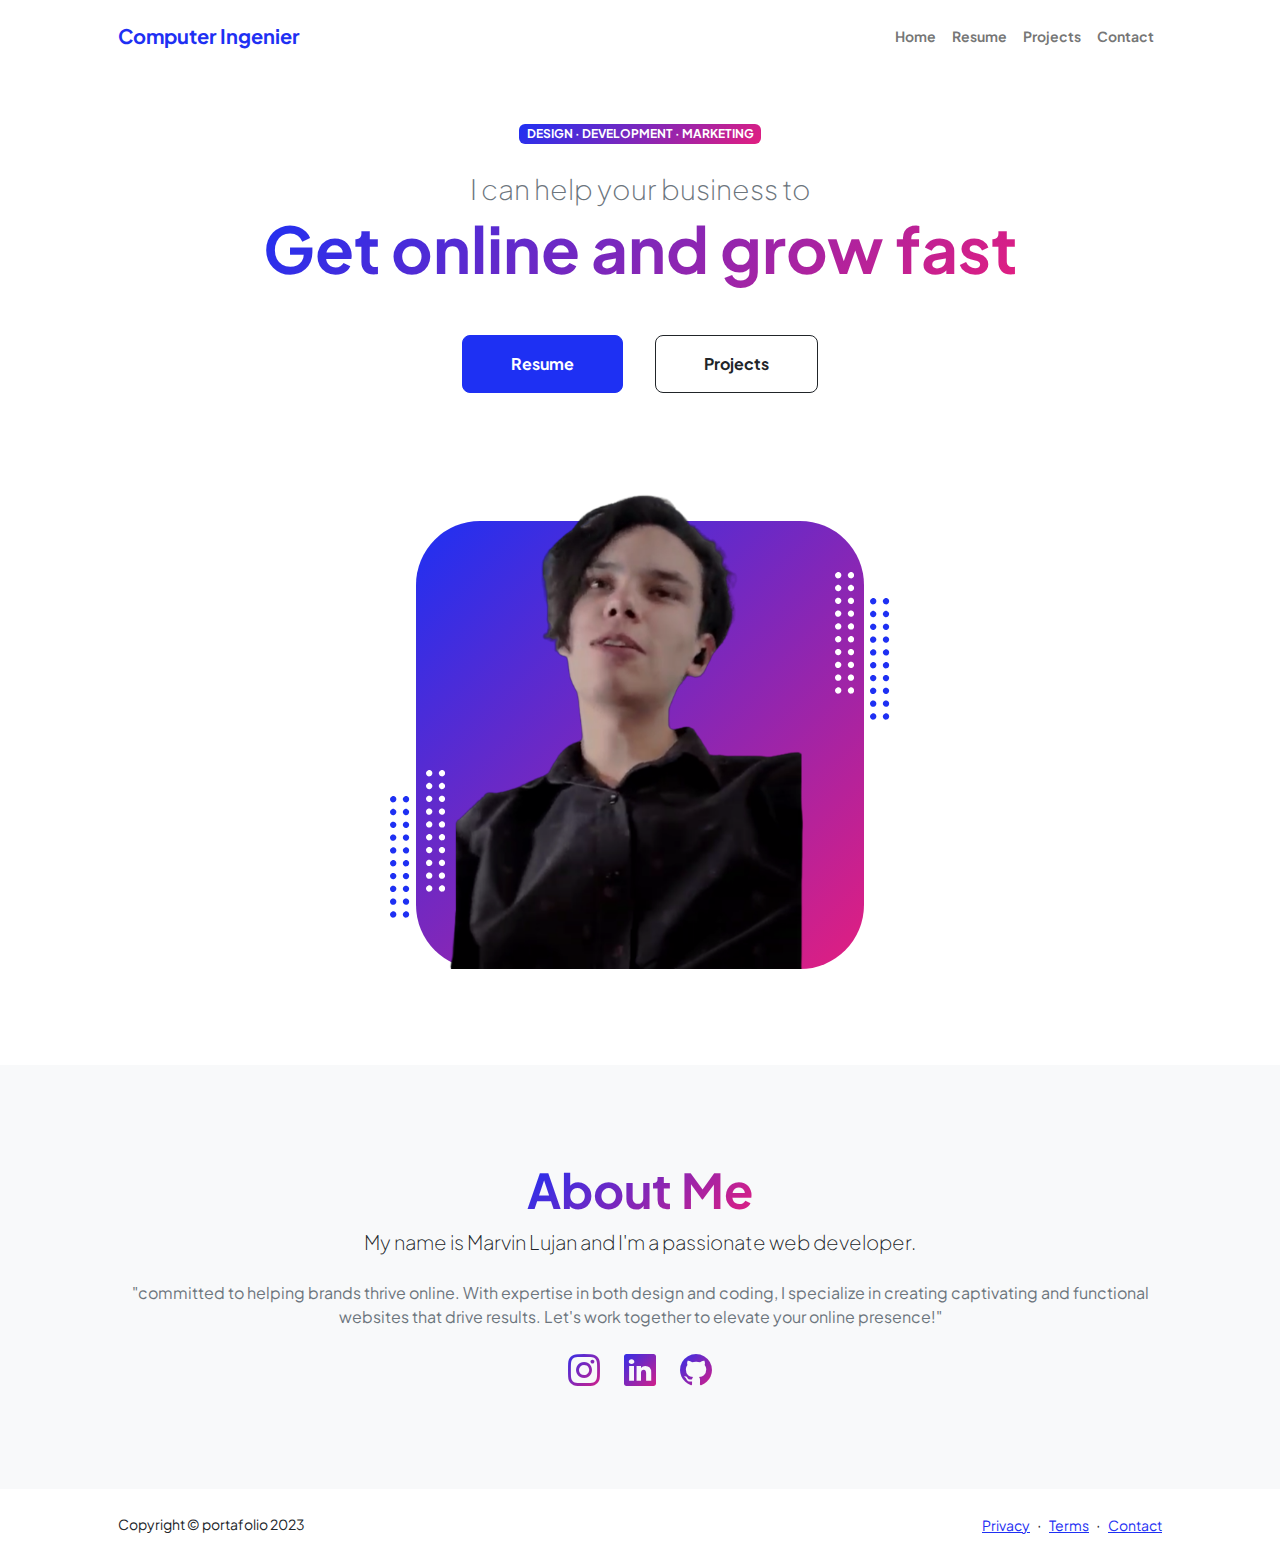
<file: index.html>
<!DOCTYPE html>
<html lang="en">
    <head>
        <meta charset="utf-8" />
        <meta name="viewport" content="width=device-width, initial-scale=1, shrink-to-fit=no" />
        <meta name="description" content="" />
        <meta name="author" content="" />
        <title>Marvin</title>
        <!-- Favicon-->
        <link rel="icon" type="image/x-icon" href="assets/favicon.ico" />
        <!-- Custom Google font-->
        <link rel="preconnect" href="https://fonts.googleapis.com" />
        <link rel="preconnect" href="https://fonts.gstatic.com" crossorigin />
        <link href="https://fonts.googleapis.com/css2?family=Plus+Jakarta+Sans:wght@100;200;300;400;500;600;700;800;900&amp;display=swap" rel="stylesheet" />
        <!-- Bootstrap icons-->
        <link href="https://cdn.jsdelivr.net/npm/bootstrap-icons@1.8.1/font/bootstrap-icons.css" rel="stylesheet" />
        <!-- Core theme CSS (includes Bootstrap)-->
        <link href="css/styles.css" rel="stylesheet" />
    </head>
    <body class="d-flex flex-column h-100">
        <main class="flex-shrink-0">
            <!-- Navigation-->
            <nav class="navbar navbar-expand-lg navbar-light bg-white py-3">
                <div class="container px-5">
                    <a class="navbar-brand" href="index.html"><span class="fw-bolder text-primary">Computer Ingenier</span></a>
                    <button class="navbar-toggler" type="button" data-bs-toggle="collapse" data-bs-target="#navbarSupportedContent" aria-controls="navbarSupportedContent" aria-expanded="false" aria-label="Toggle navigation"><span class="navbar-toggler-icon"></span></button>
                    <div class="collapse navbar-collapse" id="navbarSupportedContent">
                        <ul class="navbar-nav ms-auto mb-2 mb-lg-0 small fw-bolder">
                            <li class="nav-item"><a class="nav-link" href="index.html">Home</a></li>
                            <li class="nav-item"><a class="nav-link" href="resume.html">Resume</a></li>
                            <li class="nav-item"><a class="nav-link" href="projects.html">Projects</a></li>
                            <li class="nav-item"><a class="nav-link" href="contact.html">Contact</a></li>
                        </ul>
                    </div>
                </div>
            </nav>
            <!-- Header-->
            <header class="py-5">
                <div class="container px-5 pb-5">
                    <div class="row gx-5 align-items-center">
                        <div class="col-xxl-5">
                            <!-- Header text content-->
                            <div class="text-center text-xxl-start">
                                <div class="badge bg-gradient-primary-to-secondary text-white mb-4"><div class="text-uppercase">Design &middot; Development &middot; Marketing</div></div>
                                <div class="fs-3 fw-light text-muted">I can help your business to</div>
                                <h1 class="display-3 fw-bolder mb-5"><span class="text-gradient d-inline">Get online and grow fast</span></h1>
                                <div class="d-grid gap-3 d-sm-flex justify-content-sm-center justify-content-xxl-start mb-3">
                                    <a class="btn btn-primary btn-lg px-5 py-3 me-sm-3 fs-6 fw-bolder" href="resume.html">Resume</a>
                                    <a class="btn btn-outline-dark btn-lg px-5 py-3 fs-6 fw-bolder" href="projects.html">Projects</a>
                                </div>
                            </div>
                        </div>
                        <div class="col-xxl-7">
                            <!-- Header profile picture-->
                            <div class="d-flex justify-content-center mt-5 mt-xxl-0">
                                <div class="profile bg-gradient-primary-to-secondary">
                                    <!-- TIP: For best results, use a photo with a transparent background like the demo example below-->
                                    <!-- Watch a tutorial on how to do this on YouTube (link)-->
                                    <img class="profile-img" src="assets/profile.png" alt="..." />
                                    <div class="dots-1">
                                        <!-- SVG Dots-->
                                        <svg version="1.1" xmlns="http://www.w3.org/2000/svg" xmlns:xlink="http://www.w3.org/1999/xlink" x="0px" y="0px" viewBox="0 0 191.6 1215.4" style="enable-background: new 0 0 191.6 1215.4" xml:space="preserve">
                                            <g transform="translate(0.000000,1280.000000) scale(0.100000,-0.100000)">
                                                <path d="M227.7,12788.6c-105-35-200-141-222-248c-43-206,163-412,369-369c155,32,275,190,260,339c-11,105-90,213-190,262        C383.7,12801.6,289.7,12808.6,227.7,12788.6z"></path>
                                                <path d="M1507.7,12788.6c-151-50-253-216-222-362c25-119,136-230,254-255c194-41,395,142,375,339c-11,105-90,213-190,262        C1663.7,12801.6,1569.7,12808.6,1507.7,12788.6z"></path>
                                                <path d="M227.7,11508.6c-105-35-200-141-222-248c-43-206,163-412,369-369c155,32,275,190,260,339c-11,105-90,213-190,262        C383.7,11521.6,289.7,11528.6,227.7,11508.6z"></path>
                                                <path d="M1507.7,11508.6c-151-50-253-216-222-362c25-119,136-230,254-255c194-41,395,142,375,339c-11,105-90,213-190,262        C1663.7,11521.6,1569.7,11528.6,1507.7,11508.6z"></path>
                                                <path d="M227.7,10228.6c-105-35-200-141-222-248c-43-206,163-412,369-369c155,32,275,190,260,339c-11,105-90,213-190,262        C383.7,10241.6,289.7,10248.6,227.7,10228.6z"></path>
                                                <path d="M1507.7,10228.6c-105-35-200-141-222-248c-43-206,163-412,369-369c155,32,275,190,260,339c-11,105-90,213-190,262        C1663.7,10241.6,1569.7,10248.6,1507.7,10228.6z"></path>
                                                <path d="M227.7,8948.6c-105-35-200-141-222-248c-43-206,163-412,369-369c155,32,275,190,260,339c-11,105-90,213-190,262        C383.7,8961.6,289.7,8968.6,227.7,8948.6z"></path>
                                                <path d="M1507.7,8948.6c-105-35-200-141-222-248c-43-206,163-412,369-369c155,32,275,190,260,339c-11,105-90,213-190,262        C1663.7,8961.6,1569.7,8968.6,1507.7,8948.6z"></path>
                                                <path d="M227.7,7668.6c-105-35-200-141-222-248c-43-206,163-412,369-369c155,32,275,190,260,339c-11,105-90,213-190,262        C383.7,7681.6,289.7,7688.6,227.7,7668.6z"></path>
                                                <path d="M1507.7,7668.6c-105-35-200-141-222-248c-43-206,163-412,369-369c155,32,275,190,260,339c-11,105-90,213-190,262        C1663.7,7681.6,1569.7,7688.6,1507.7,7668.6z"></path>
                                                <path d="M227.7,6388.6c-105-35-200-141-222-248c-43-206,163-412,369-369c155,32,275,190,260,339c-11,105-90,213-190,262        C383.7,6401.6,289.7,6408.6,227.7,6388.6z"></path>
                                                <path d="M1507.7,6388.6c-105-35-200-141-222-248c-43-206,163-412,369-369c155,32,275,190,260,339c-11,105-90,213-190,262        C1663.7,6401.6,1569.7,6408.6,1507.7,6388.6z"></path>
                                                <path d="M227.7,5108.6c-105-35-200-141-222-248c-43-206,163-412,369-369c155,32,275,190,260,339c-11,105-90,213-190,262        C383.7,5121.6,289.7,5128.6,227.7,5108.6z"></path>
                                                <path d="M1507.7,5108.6c-105-35-200-141-222-248c-43-206,163-412,369-369c155,32,275,190,260,339c-11,105-90,213-190,262        C1663.7,5121.6,1569.7,5128.6,1507.7,5108.6z"></path>
                                                <path d="M227.7,3828.6c-105-35-200-141-222-248c-43-206,163-412,369-369c155,32,275,190,260,339c-11,105-90,213-190,262        C383.7,3841.6,289.7,3848.6,227.7,3828.6z"></path>
                                                <path d="M1507.7,3828.6c-105-35-200-141-222-248c-43-206,163-412,369-369c155,32,275,190,260,339c-11,105-90,213-190,262        C1663.7,3841.6,1569.7,3848.6,1507.7,3828.6z"></path>
                                                <path d="M227.7,2548.6c-105-35-200-141-222-248c-43-206,163-412,369-369c155,32,275,190,260,339c-11,105-90,213-190,262        C383.7,2561.6,289.7,2568.6,227.7,2548.6z"></path>
                                                <path d="M1507.7,2548.6c-105-35-200-141-222-248c-43-206,163-412,369-369c155,32,275,190,260,339c-11,105-90,213-190,262        C1663.7,2561.6,1569.7,2568.6,1507.7,2548.6z"></path>
                                                <path d="M227.7,1268.6c-105-35-200-141-222-248c-43-206,163-412,369-369c155,32,275,190,260,339c-11,105-90,213-190,262        C383.7,1281.6,289.7,1288.6,227.7,1268.6z"></path>
                                                <path d="M1507.7,1268.6c-105-35-200-141-222-248c-43-206,163-412,369-369c155,32,275,190,260,339c-11,105-90,213-190,262        C1663.7,1281.6,1569.7,1288.6,1507.7,1268.6z"></path>
                                            </g>
                                        </svg>
                                        <!-- END of SVG dots-->
                                    </div>
                                    <div class="dots-2">
                                        <!-- SVG Dots-->
                                        <svg version="1.1" xmlns="http://www.w3.org/2000/svg" xmlns:xlink="http://www.w3.org/1999/xlink" x="0px" y="0px" viewBox="0 0 191.6 1215.4" style="enable-background: new 0 0 191.6 1215.4" xml:space="preserve">
                                            <g transform="translate(0.000000,1280.000000) scale(0.100000,-0.100000)">
                                                <path d="M227.7,12788.6c-105-35-200-141-222-248c-43-206,163-412,369-369c155,32,275,190,260,339c-11,105-90,213-190,262        C383.7,12801.6,289.7,12808.6,227.7,12788.6z"></path>
                                                <path d="M1507.7,12788.6c-151-50-253-216-222-362c25-119,136-230,254-255c194-41,395,142,375,339c-11,105-90,213-190,262        C1663.7,12801.6,1569.7,12808.6,1507.7,12788.6z"></path>
                                                <path d="M227.7,11508.6c-105-35-200-141-222-248c-43-206,163-412,369-369c155,32,275,190,260,339c-11,105-90,213-190,262        C383.7,11521.6,289.7,11528.6,227.7,11508.6z"></path>
                                                <path d="M1507.7,11508.6c-151-50-253-216-222-362c25-119,136-230,254-255c194-41,395,142,375,339c-11,105-90,213-190,262        C1663.7,11521.6,1569.7,11528.6,1507.7,11508.6z"></path>
                                                <path d="M227.7,10228.6c-105-35-200-141-222-248c-43-206,163-412,369-369c155,32,275,190,260,339c-11,105-90,213-190,262        C383.7,10241.6,289.7,10248.6,227.7,10228.6z"></path>
                                                <path d="M1507.7,10228.6c-105-35-200-141-222-248c-43-206,163-412,369-369c155,32,275,190,260,339c-11,105-90,213-190,262        C1663.7,10241.6,1569.7,10248.6,1507.7,10228.6z"></path>
                                                <path d="M227.7,8948.6c-105-35-200-141-222-248c-43-206,163-412,369-369c155,32,275,190,260,339c-11,105-90,213-190,262        C383.7,8961.6,289.7,8968.6,227.7,8948.6z"></path>
                                                <path d="M1507.7,8948.6c-105-35-200-141-222-248c-43-206,163-412,369-369c155,32,275,190,260,339c-11,105-90,213-190,262        C1663.7,8961.6,1569.7,8968.6,1507.7,8948.6z"></path>
                                                <path d="M227.7,7668.6c-105-35-200-141-222-248c-43-206,163-412,369-369c155,32,275,190,260,339c-11,105-90,213-190,262        C383.7,7681.6,289.7,7688.6,227.7,7668.6z"></path>
                                                <path d="M1507.7,7668.6c-105-35-200-141-222-248c-43-206,163-412,369-369c155,32,275,190,260,339c-11,105-90,213-190,262        C1663.7,7681.6,1569.7,7688.6,1507.7,7668.6z"></path>
                                                <path d="M227.7,6388.6c-105-35-200-141-222-248c-43-206,163-412,369-369c155,32,275,190,260,339c-11,105-90,213-190,262        C383.7,6401.6,289.7,6408.6,227.7,6388.6z"></path>
                                                <path d="M1507.7,6388.6c-105-35-200-141-222-248c-43-206,163-412,369-369c155,32,275,190,260,339c-11,105-90,213-190,262        C1663.7,6401.6,1569.7,6408.6,1507.7,6388.6z"></path>
                                                <path d="M227.7,5108.6c-105-35-200-141-222-248c-43-206,163-412,369-369c155,32,275,190,260,339c-11,105-90,213-190,262        C383.7,5121.6,289.7,5128.6,227.7,5108.6z"></path>
                                                <path d="M1507.7,5108.6c-105-35-200-141-222-248c-43-206,163-412,369-369c155,32,275,190,260,339c-11,105-90,213-190,262        C1663.7,5121.6,1569.7,5128.6,1507.7,5108.6z"></path>
                                                <path d="M227.7,3828.6c-105-35-200-141-222-248c-43-206,163-412,369-369c155,32,275,190,260,339c-11,105-90,213-190,262        C383.7,3841.6,289.7,3848.6,227.7,3828.6z"></path>
                                                <path d="M1507.7,3828.6c-105-35-200-141-222-248c-43-206,163-412,369-369c155,32,275,190,260,339c-11,105-90,213-190,262        C1663.7,3841.6,1569.7,3848.6,1507.7,3828.6z"></path>
                                                <path d="M227.7,2548.6c-105-35-200-141-222-248c-43-206,163-412,369-369c155,32,275,190,260,339c-11,105-90,213-190,262        C383.7,2561.6,289.7,2568.6,227.7,2548.6z"></path>
                                                <path d="M1507.7,2548.6c-105-35-200-141-222-248c-43-206,163-412,369-369c155,32,275,190,260,339c-11,105-90,213-190,262        C1663.7,2561.6,1569.7,2568.6,1507.7,2548.6z"></path>
                                                <path d="M227.7,1268.6c-105-35-200-141-222-248c-43-206,163-412,369-369c155,32,275,190,260,339c-11,105-90,213-190,262        C383.7,1281.6,289.7,1288.6,227.7,1268.6z"></path>
                                                <path d="M1507.7,1268.6c-105-35-200-141-222-248c-43-206,163-412,369-369c155,32,275,190,260,339c-11,105-90,213-190,262        C1663.7,1281.6,1569.7,1288.6,1507.7,1268.6z"></path>
                                            </g>
                                        </svg>
                                        <!-- END of SVG dots-->
                                    </div>
                                    <div class="dots-3">
                                        <!-- SVG Dots-->
                                        <svg version="1.1" xmlns="http://www.w3.org/2000/svg" xmlns:xlink="http://www.w3.org/1999/xlink" x="0px" y="0px" viewBox="0 0 191.6 1215.4" style="enable-background: new 0 0 191.6 1215.4" xml:space="preserve">
                                            <g transform="translate(0.000000,1280.000000) scale(0.100000,-0.100000)">
                                                <path d="M227.7,12788.6c-105-35-200-141-222-248c-43-206,163-412,369-369c155,32,275,190,260,339c-11,105-90,213-190,262        C383.7,12801.6,289.7,12808.6,227.7,12788.6z"></path>
                                                <path d="M1507.7,12788.6c-151-50-253-216-222-362c25-119,136-230,254-255c194-41,395,142,375,339c-11,105-90,213-190,262        C1663.7,12801.6,1569.7,12808.6,1507.7,12788.6z"></path>
                                                <path d="M227.7,11508.6c-105-35-200-141-222-248c-43-206,163-412,369-369c155,32,275,190,260,339c-11,105-90,213-190,262        C383.7,11521.6,289.7,11528.6,227.7,11508.6z"></path>
                                                <path d="M1507.7,11508.6c-151-50-253-216-222-362c25-119,136-230,254-255c194-41,395,142,375,339c-11,105-90,213-190,262        C1663.7,11521.6,1569.7,11528.6,1507.7,11508.6z"></path>
                                                <path d="M227.7,10228.6c-105-35-200-141-222-248c-43-206,163-412,369-369c155,32,275,190,260,339c-11,105-90,213-190,262        C383.7,10241.6,289.7,10248.6,227.7,10228.6z"></path>
                                                <path d="M1507.7,10228.6c-105-35-200-141-222-248c-43-206,163-412,369-369c155,32,275,190,260,339c-11,105-90,213-190,262        C1663.7,10241.6,1569.7,10248.6,1507.7,10228.6z"></path>
                                                <path d="M227.7,8948.6c-105-35-200-141-222-248c-43-206,163-412,369-369c155,32,275,190,260,339c-11,105-90,213-190,262        C383.7,8961.6,289.7,8968.6,227.7,8948.6z"></path>
                                                <path d="M1507.7,8948.6c-105-35-200-141-222-248c-43-206,163-412,369-369c155,32,275,190,260,339c-11,105-90,213-190,262        C1663.7,8961.6,1569.7,8968.6,1507.7,8948.6z"></path>
                                                <path d="M227.7,7668.6c-105-35-200-141-222-248c-43-206,163-412,369-369c155,32,275,190,260,339c-11,105-90,213-190,262        C383.7,7681.6,289.7,7688.6,227.7,7668.6z"></path>
                                                <path d="M1507.7,7668.6c-105-35-200-141-222-248c-43-206,163-412,369-369c155,32,275,190,260,339c-11,105-90,213-190,262        C1663.7,7681.6,1569.7,7688.6,1507.7,7668.6z"></path>
                                                <path d="M227.7,6388.6c-105-35-200-141-222-248c-43-206,163-412,369-369c155,32,275,190,260,339c-11,105-90,213-190,262        C383.7,6401.6,289.7,6408.6,227.7,6388.6z"></path>
                                                <path d="M1507.7,6388.6c-105-35-200-141-222-248c-43-206,163-412,369-369c155,32,275,190,260,339c-11,105-90,213-190,262        C1663.7,6401.6,1569.7,6408.6,1507.7,6388.6z"></path>
                                                <path d="M227.7,5108.6c-105-35-200-141-222-248c-43-206,163-412,369-369c155,32,275,190,260,339c-11,105-90,213-190,262        C383.7,5121.6,289.7,5128.6,227.7,5108.6z"></path>
                                                <path d="M1507.7,5108.6c-105-35-200-141-222-248c-43-206,163-412,369-369c155,32,275,190,260,339c-11,105-90,213-190,262        C1663.7,5121.6,1569.7,5128.6,1507.7,5108.6z"></path>
                                                <path d="M227.7,3828.6c-105-35-200-141-222-248c-43-206,163-412,369-369c155,32,275,190,260,339c-11,105-90,213-190,262        C383.7,3841.6,289.7,3848.6,227.7,3828.6z"></path>
                                                <path d="M1507.7,3828.6c-105-35-200-141-222-248c-43-206,163-412,369-369c155,32,275,190,260,339c-11,105-90,213-190,262        C1663.7,3841.6,1569.7,3848.6,1507.7,3828.6z"></path>
                                                <path d="M227.7,2548.6c-105-35-200-141-222-248c-43-206,163-412,369-369c155,32,275,190,260,339c-11,105-90,213-190,262        C383.7,2561.6,289.7,2568.6,227.7,2548.6z"></path>
                                                <path d="M1507.7,2548.6c-105-35-200-141-222-248c-43-206,163-412,369-369c155,32,275,190,260,339c-11,105-90,213-190,262        C1663.7,2561.6,1569.7,2568.6,1507.7,2548.6z"></path>
                                                <path d="M227.7,1268.6c-105-35-200-141-222-248c-43-206,163-412,369-369c155,32,275,190,260,339c-11,105-90,213-190,262        C383.7,1281.6,289.7,1288.6,227.7,1268.6z"></path>
                                                <path d="M1507.7,1268.6c-105-35-200-141-222-248c-43-206,163-412,369-369c155,32,275,190,260,339c-11,105-90,213-190,262        C1663.7,1281.6,1569.7,1288.6,1507.7,1268.6z"></path>
                                            </g>
                                        </svg>
                                        <!-- END of SVG dots-->
                                    </div>
                                    <div class="dots-4">
                                        <!-- SVG Dots-->
                                        <svg version="1.1" xmlns="http://www.w3.org/2000/svg" xmlns:xlink="http://www.w3.org/1999/xlink" x="0px" y="0px" viewBox="0 0 191.6 1215.4" style="enable-background: new 0 0 191.6 1215.4" xml:space="preserve">
                                            <g transform="translate(0.000000,1280.000000) scale(0.100000,-0.100000)">
                                                <path d="M227.7,12788.6c-105-35-200-141-222-248c-43-206,163-412,369-369c155,32,275,190,260,339c-11,105-90,213-190,262        C383.7,12801.6,289.7,12808.6,227.7,12788.6z"></path>
                                                <path d="M1507.7,12788.6c-151-50-253-216-222-362c25-119,136-230,254-255c194-41,395,142,375,339c-11,105-90,213-190,262        C1663.7,12801.6,1569.7,12808.6,1507.7,12788.6z"></path>
                                                <path d="M227.7,11508.6c-105-35-200-141-222-248c-43-206,163-412,369-369c155,32,275,190,260,339c-11,105-90,213-190,262        C383.7,11521.6,289.7,11528.6,227.7,11508.6z"></path>
                                                <path d="M1507.7,11508.6c-151-50-253-216-222-362c25-119,136-230,254-255c194-41,395,142,375,339c-11,105-90,213-190,262        C1663.7,11521.6,1569.7,11528.6,1507.7,11508.6z"></path>
                                                <path d="M227.7,10228.6c-105-35-200-141-222-248c-43-206,163-412,369-369c155,32,275,190,260,339c-11,105-90,213-190,262        C383.7,10241.6,289.7,10248.6,227.7,10228.6z"></path>
                                                <path d="M1507.7,10228.6c-105-35-200-141-222-248c-43-206,163-412,369-369c155,32,275,190,260,339c-11,105-90,213-190,262        C1663.7,10241.6,1569.7,10248.6,1507.7,10228.6z"></path>
                                                <path d="M227.7,8948.6c-105-35-200-141-222-248c-43-206,163-412,369-369c155,32,275,190,260,339c-11,105-90,213-190,262        C383.7,8961.6,289.7,8968.6,227.7,8948.6z"></path>
                                                <path d="M1507.7,8948.6c-105-35-200-141-222-248c-43-206,163-412,369-369c155,32,275,190,260,339c-11,105-90,213-190,262        C1663.7,8961.6,1569.7,8968.6,1507.7,8948.6z"></path>
                                                <path d="M227.7,7668.6c-105-35-200-141-222-248c-43-206,163-412,369-369c155,32,275,190,260,339c-11,105-90,213-190,262        C383.7,7681.6,289.7,7688.6,227.7,7668.6z"></path>
                                                <path d="M1507.7,7668.6c-105-35-200-141-222-248c-43-206,163-412,369-369c155,32,275,190,260,339c-11,105-90,213-190,262        C1663.7,7681.6,1569.7,7688.6,1507.7,7668.6z"></path>
                                                <path d="M227.7,6388.6c-105-35-200-141-222-248c-43-206,163-412,369-369c155,32,275,190,260,339c-11,105-90,213-190,262        C383.7,6401.6,289.7,6408.6,227.7,6388.6z"></path>
                                                <path d="M1507.7,6388.6c-105-35-200-141-222-248c-43-206,163-412,369-369c155,32,275,190,260,339c-11,105-90,213-190,262        C1663.7,6401.6,1569.7,6408.6,1507.7,6388.6z"></path>
                                                <path d="M227.7,5108.6c-105-35-200-141-222-248c-43-206,163-412,369-369c155,32,275,190,260,339c-11,105-90,213-190,262        C383.7,5121.6,289.7,5128.6,227.7,5108.6z"></path>
                                                <path d="M1507.7,5108.6c-105-35-200-141-222-248c-43-206,163-412,369-369c155,32,275,190,260,339c-11,105-90,213-190,262        C1663.7,5121.6,1569.7,5128.6,1507.7,5108.6z"></path>
                                                <path d="M227.7,3828.6c-105-35-200-141-222-248c-43-206,163-412,369-369c155,32,275,190,260,339c-11,105-90,213-190,262        C383.7,3841.6,289.7,3848.6,227.7,3828.6z"></path>
                                                <path d="M1507.7,3828.6c-105-35-200-141-222-248c-43-206,163-412,369-369c155,32,275,190,260,339c-11,105-90,213-190,262        C1663.7,3841.6,1569.7,3848.6,1507.7,3828.6z"></path>
                                                <path d="M227.7,2548.6c-105-35-200-141-222-248c-43-206,163-412,369-369c155,32,275,190,260,339c-11,105-90,213-190,262        C383.7,2561.6,289.7,2568.6,227.7,2548.6z"></path>
                                                <path d="M1507.7,2548.6c-105-35-200-141-222-248c-43-206,163-412,369-369c155,32,275,190,260,339c-11,105-90,213-190,262        C1663.7,2561.6,1569.7,2568.6,1507.7,2548.6z"></path>
                                                <path d="M227.7,1268.6c-105-35-200-141-222-248c-43-206,163-412,369-369c155,32,275,190,260,339c-11,105-90,213-190,262        C383.7,1281.6,289.7,1288.6,227.7,1268.6z"></path>
                                                <path d="M1507.7,1268.6c-105-35-200-141-222-248c-43-206,163-412,369-369c155,32,275,190,260,339c-11,105-90,213-190,262        C1663.7,1281.6,1569.7,1288.6,1507.7,1268.6z"></path>
                                            </g>
                                        </svg>
                                        <!-- END of SVG dots-->
                                    </div>
                                </div>
                            </div>
                        </div>
                    </div>
                </div>
            </header>
            <!-- About Section-->
            <section class="bg-light py-5">
                <div class="container px-5">
                    <div class="row gx-5 justify-content-center">
                        <div class="col-xxl-8">
                            <div class="text-center my-5">
                                <h2 class="display-5 fw-bolder"><span class="text-gradient d-inline">About Me</span></h2>
                                <p class="lead fw-light mb-4">My name is Marvin Lujan and I'm a passionate web developer.</p>
                                <p class="text-muted">"committed to helping brands thrive online. With expertise in both design and coding, I specialize in creating captivating and functional websites that drive results. Let's work together to elevate your online presence!"</p>
                                <div class="d-flex justify-content-center fs-2 gap-4">
                                    <a class="text-gradient" href="#!"><i class="bi bi-instagram"></i></a>
                                    <a class="text-gradient" href="https://www.linkedin.com/in/marvin-lujan-587b912b0/"><i class="bi bi-linkedin"></i></a>
                                    <a class="text-gradient" href="https://github.com/marvin7460"><i class="bi bi-github"></i></a>
                                </div>
                            </div>
                        </div>
                    </div>
                </div>
            </section>
        </main>
        <!-- Footer-->
        <footer class="bg-white py-4 mt-auto">
            <div class="container px-5">
                <div class="row align-items-center justify-content-between flex-column flex-sm-row">
                    <div class="col-auto"><div class="small m-0">Copyright &copy; portafolio 2023</div></div>
                    <div class="col-auto">
                        <a class="small" href="#!">Privacy</a>
                        <span class="mx-1">&middot;</span>
                        <a class="small" href="#!">Terms</a>
                        <span class="mx-1">&middot;</span>
                        <a class="small" href="#!">Contact</a>
                    </div>
                </div>
            </div>
        </footer>
        <!-- Bootstrap core JS-->
        <script src="https://cdn.jsdelivr.net/npm/bootstrap@5.2.3/dist/js/bootstrap.bundle.min.js"></script>
        <!-- Core theme JS-->
        <script src="js/scripts.js"></script>
    </body>
</html>
</file>
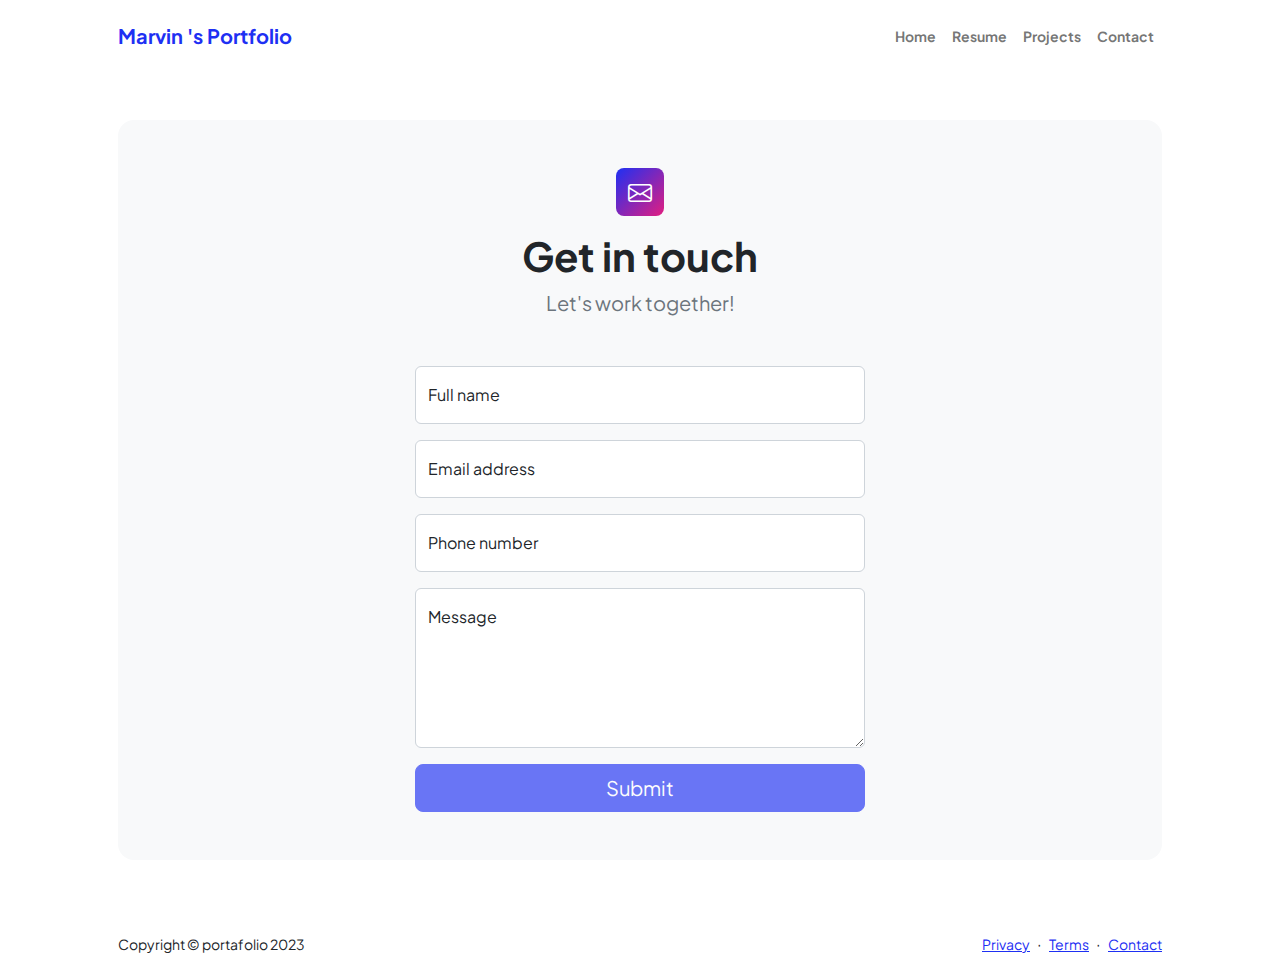
<file: contact.html>
<!DOCTYPE html>
<html lang="en">
    <head>
        <meta charset="utf-8" />
        <meta name="viewport" content="width=device-width, initial-scale=1, shrink-to-fit=no" />
        <meta name="description" content />
        <meta name="author" content />
        <title>Marvin 's Portfolio - Contact Me</title>
        <!-- Favicon-->
        <link rel="icon" type="image/x-icon" href="assets/favicon.ico" />
        <!-- Custom Google font-->
        <link rel="preconnect" href="https://fonts.googleapis.com" />
        <link rel="preconnect" href="https://fonts.gstatic.com" crossorigin />
        <link href="https://fonts.googleapis.com/css2?family=Plus+Jakarta+Sans:wght@100;200;300;400;500;600;700;800;900&amp;display=swap" rel="stylesheet" />
        <!-- Bootstrap icons-->
        <link href="https://cdn.jsdelivr.net/npm/bootstrap-icons@1.8.1/font/bootstrap-icons.css" rel="stylesheet" />
        <!-- Core theme CSS (includes Bootstrap)-->
        <link href="css/styles.css" rel="stylesheet" />
    </head>
    <body class="d-flex flex-column">
        <main class="flex-shrink-0">
            <!-- Navigation-->
            <nav class="navbar navbar-expand-lg navbar-light bg-white py-3">
                <div class="container px-5">
                    <a class="navbar-brand" href="index.html"><span class="fw-bolder text-primary">Marvin 's Portfolio </span></a>
                    <button class="navbar-toggler" type="button" data-bs-toggle="collapse" data-bs-target="#navbarSupportedContent" aria-controls="navbarSupportedContent" aria-expanded="false" aria-label="Toggle navigation"><span class="navbar-toggler-icon"></span></button>
                    <div class="collapse navbar-collapse" id="navbarSupportedContent">
                        <ul class="navbar-nav ms-auto mb-2 mb-lg-0 small fw-bolder">
                            <li class="nav-item"><a class="nav-link" href="index.html">Home</a></li>
                            <li class="nav-item"><a class="nav-link" href="resume.html">Resume</a></li>
                            <li class="nav-item"><a class="nav-link" href="projects.html">Projects</a></li>
                            <li class="nav-item"><a class="nav-link" href="contact.html">Contact</a></li>
                        </ul>
                    </div>
                </div>
            </nav>
            <!-- Page content-->
            <section class="py-5">
                <div class="container px-5">
                    <!-- Contact form-->
                    <div class="bg-light rounded-4 py-5 px-4 px-md-5">
                        <div class="text-center mb-5">
                            <div class="feature bg-primary bg-gradient-primary-to-secondary text-white rounded-3 mb-3"><i class="bi bi-envelope"></i></div>
                            <h1 class="fw-bolder">Get in touch</h1>
                            <p class="lead fw-normal text-muted mb-0">Let's work together!</p>
                        </div>
                        <div class="row gx-5 justify-content-center">
                            <div class="col-lg-8 col-xl-6">
                                <!-- * * * * * * * * * * * * * * *-->
                                <!-- * * SB Forms Contact Form * *-->
                                <!-- * * * * * * * * * * * * * * *-->
                                <!-- This form is pre-integrated with SB Forms.-->
                                <!-- To make this form functional, sign up at-->
                                <!-- https://startbootstrap.com/solution/contact-forms-->
                                <!-- to get an API token!-->
                                <form id="contactForm" data-sb-form-api-token="API_TOKEN">
                                    <!-- Name input-->
                                    <div class="form-floating mb-3">
                                        <input class="form-control" id="name" type="text" placeholder="Enter your name..." data-sb-validations="required" />
                                        <label for="name">Full name</label>
                                        <div class="invalid-feedback" data-sb-feedback="name:required">A name is required.</div>
                                    </div>
                                    <!-- Email address input-->
                                    <div class="form-floating mb-3">
                                        <input class="form-control" id="email" type="email" placeholder="name@example.com" data-sb-validations="required,email" />
                                        <label for="email">Email address</label>
                                        <div class="invalid-feedback" data-sb-feedback="email:required">An email is required.</div>
                                        <div class="invalid-feedback" data-sb-feedback="email:email">Email is not valid.</div>
                                    </div>
                                    <!-- Phone number input-->
                                    <div class="form-floating mb-3">
                                        <input class="form-control" id="phone" type="tel" placeholder="(123) 456-7890" data-sb-validations="required" />
                                        <label for="phone">Phone number</label>
                                        <div class="invalid-feedback" data-sb-feedback="phone:required">A phone number is required.</div>
                                    </div>
                                    <!-- Message input-->
                                    <div class="form-floating mb-3">
                                        <textarea class="form-control" id="message" type="text" placeholder="Enter your message here..." style="height: 10rem" data-sb-validations="required"></textarea>
                                        <label for="message">Message</label>
                                        <div class="invalid-feedback" data-sb-feedback="message:required">A message is required.</div>
                                    </div>
                                    <!-- Submit success message-->
                                    <!---->
                                    <!-- This is what your users will see when the form-->
                                    <!-- has successfully submitted-->
                                    <div class="d-none" id="submitSuccessMessage">
                                        <div class="text-center mb-3">
                                            <div class="fw-bolder">Form submission successful!</div>
                    
                                        </div>
                                    </div>
                                    <!-- Submit error message-->
                                    <!---->
                                    <!-- This is what your users will see when there is-->
                                    <!-- an error submitting the form-->
                                    <div class="d-none" id="submitErrorMessage"><div class="text-center text-danger mb-3">Error sending message!</div></div>
                                    <!-- Submit Button-->
                                    <div class="d-grid"><button class="btn btn-primary btn-lg disabled" id="submitButton" type="submit">Submit</button></div>
                                </form>
                            </div>
                        </div>
                    </div>
                </div>
            </section>
        </main>
        <!-- Footer-->
        <footer class="bg-white py-4 mt-auto">
            <div class="container px-5">
                <div class="row align-items-center justify-content-between flex-column flex-sm-row">
                    <div class="col-auto"><div class="small m-0">Copyright &copy; portafolio 2023</div></div>
                    <div class="col-auto">
                        <a class="small" href="#!">Privacy</a>
                        <span class="mx-1">&middot;</span>
                        <a class="small" href="#!">Terms</a>
                        <span class="mx-1">&middot;</span>
                        <a class="small" href="#!">Contact</a>
                    </div>
                </div>
            </div>
        </footer>
        <!-- Bootstrap core JS-->
        <script src="https://cdn.jsdelivr.net/npm/bootstrap@5.2.3/dist/js/bootstrap.bundle.min.js"></script>
        <!-- Core theme JS-->
        <script src="js/scripts.js"></script>
        <!-- * * * * * * * * * * * * * * * * * * * * * * * * * * * * * * * * * * * * * * * *-->
        <!-- * *                               SB Forms JS                               * *-->
        <!-- * * Activate your form at https://startbootstrap.com/solution/contact-forms * *-->
        <!-- * * * * * * * * * * * * * * * * * * * * * * * * * * * * * * * * * * * * * * * *-->
        <script src="https://cdn.startbootstrap.com/sb-forms-latest.js"></script>
    </body>
</html>
</file>
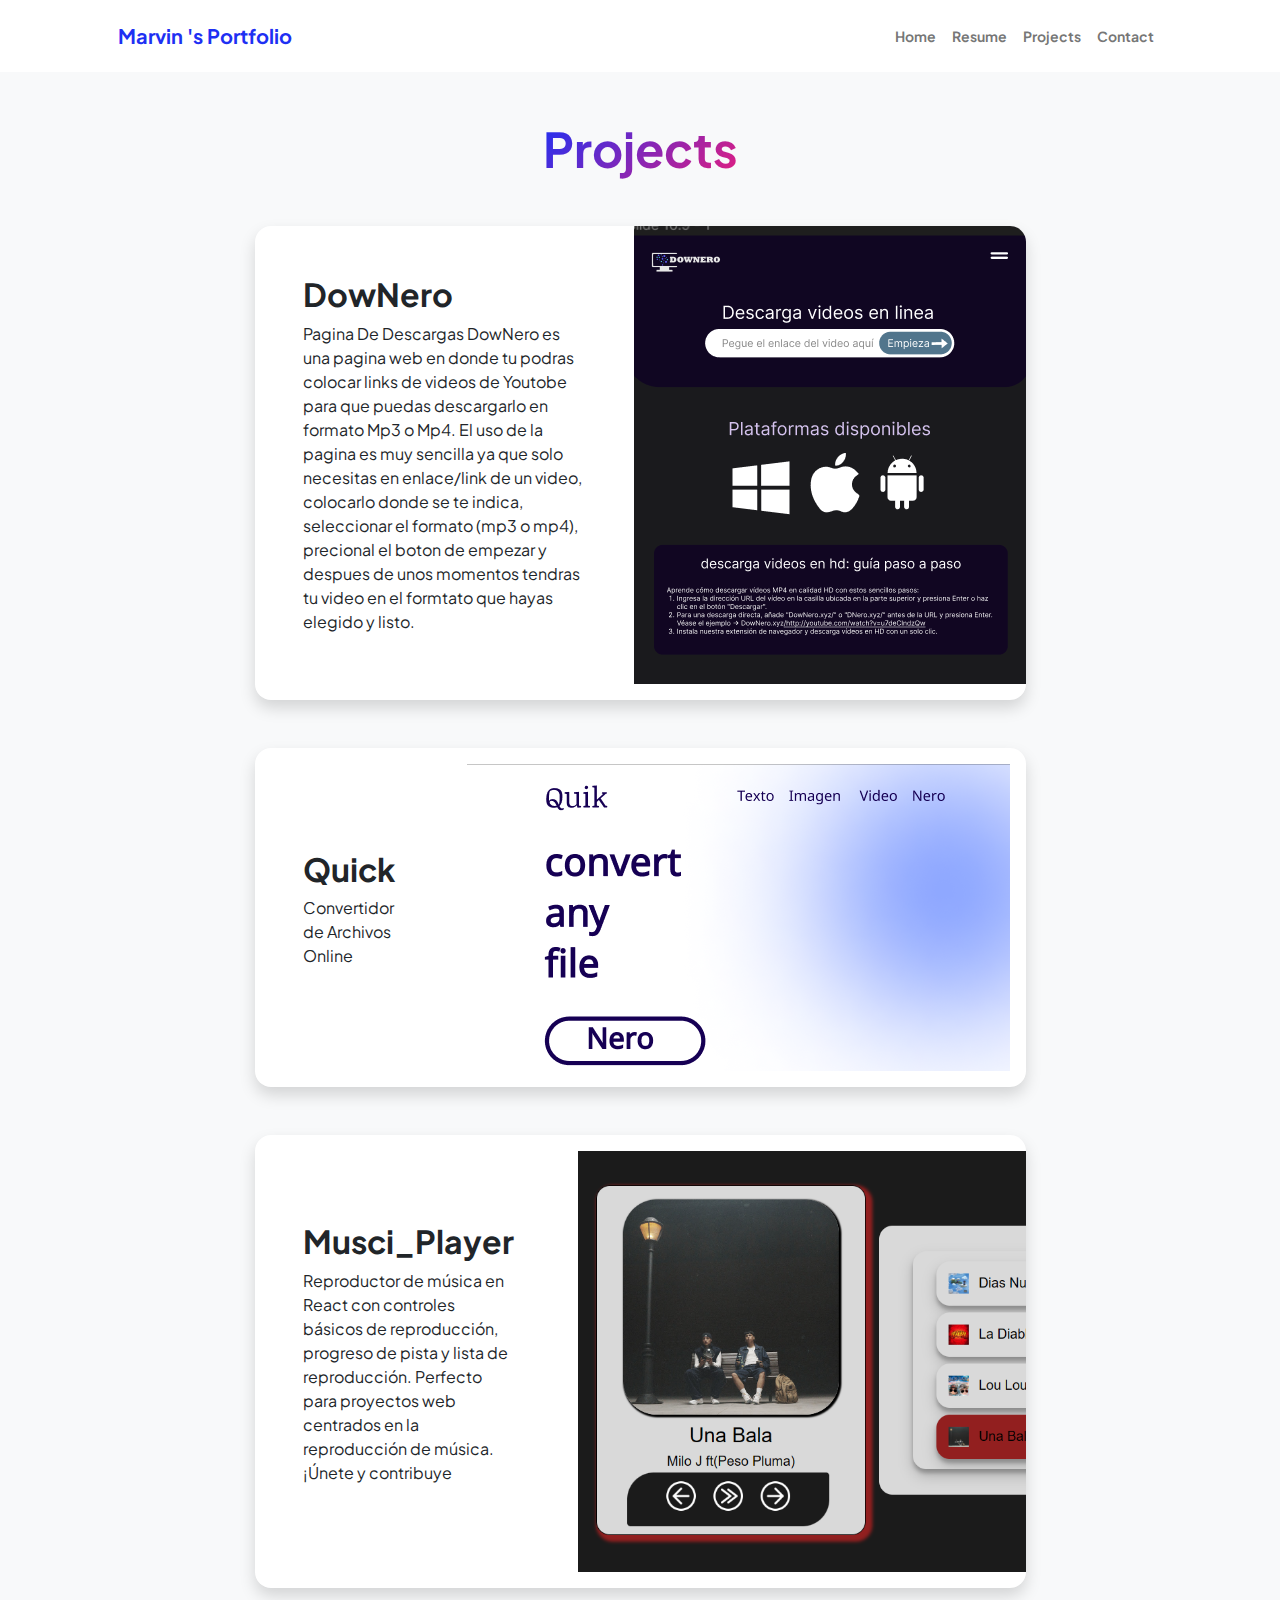
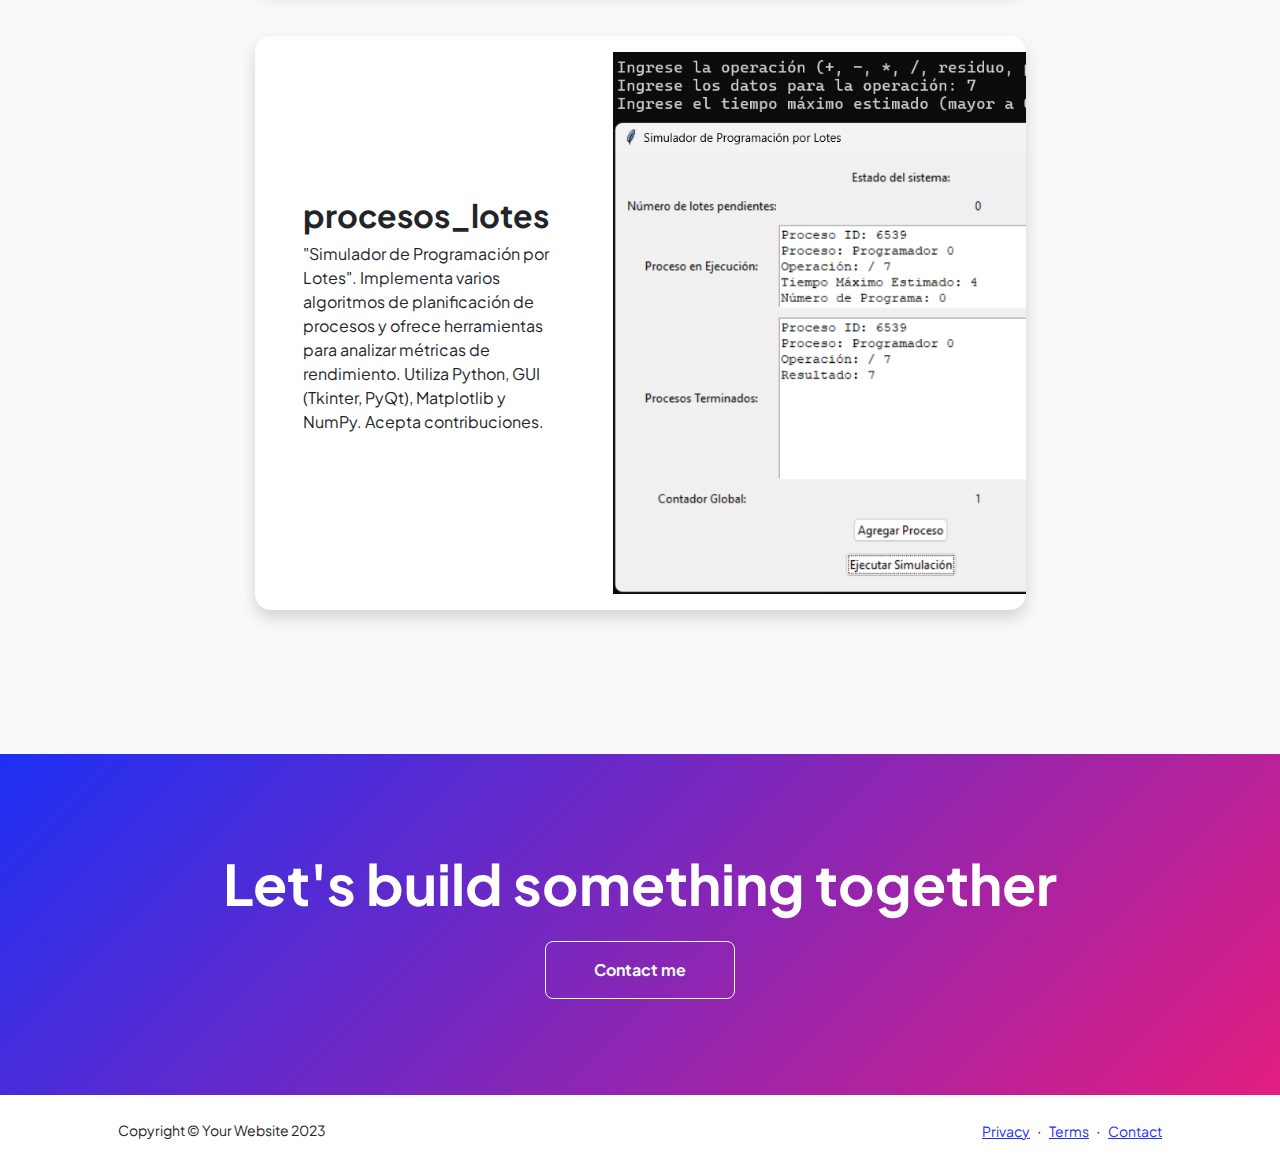
<file: projects.html>
<!DOCTYPE html>
<html lang="en">
    <head>
        <meta charset="utf-8" />
        <meta name="viewport" content="width=device-width, initial-scale=1, shrink-to-fit=no" />
        <meta name="description" content="" />
        <meta name="author" content="" />
        <title>Marvin 's Cafe - Contact Me</title>
        <!-- Favicon-->
        <link rel="icon" type="image/x-icon" href="assets/favicon.ico" />
        <!-- Custom Google font-->
        <link rel="preconnect" href="https://fonts.googleapis.com" />
        <link rel="preconnect" href="https://fonts.gstatic.com" crossorigin />
        <link href="https://fonts.googleapis.com/css2?family=Plus+Jakarta+Sans:wght@100;200;300;400;500;600;700;800;900&amp;display=swap" rel="stylesheet" />
        <!-- Bootstrap icons-->
        <link href="https://cdn.jsdelivr.net/npm/bootstrap-icons@1.8.1/font/bootstrap-icons.css" rel="stylesheet" />
        <!-- Core theme CSS (includes Bootstrap)-->
        <link href="css/styles.css" rel="stylesheet" />
    </head>
    <body class="d-flex flex-column h-100 bg-light">
        <main class="flex-shrink-0">
            <!-- Navigation-->
            <nav class="navbar navbar-expand-lg navbar-light bg-white py-3">
                <div class="container px-5">
                    <a class="navbar-brand" href="index.html"><span class="fw-bolder text-primary">Marvin 's Portfolio</span></a>
                    <button class="navbar-toggler" type="button" data-bs-toggle="collapse" data-bs-target="#navbarSupportedContent" aria-controls="navbarSupportedContent" aria-expanded="false" aria-label="Toggle navigation"><span class="navbar-toggler-icon"></span></button>
                    <div class="collapse navbar-collapse" id="navbarSupportedContent">
                        <ul class="navbar-nav ms-auto mb-2 mb-lg-0 small fw-bolder">
                            <li class="nav-item"><a class="nav-link" href="index.html">Home</a></li>
                            <li class="nav-item"><a class="nav-link" href="resume.html">Resume</a></li>
                            <li class="nav-item"><a class="nav-link" href="projects.html">Projects</a></li>
                            <li class="nav-item"><a class="nav-link" href="contact.html">Contact</a></li>
                        </ul>
                    </div>
                </div>
            </nav>
            <!-- Projects Section-->
            <section class="py-5">
                <div class="container px-5 mb-5">
                    <div class="text-center mb-5">
                        <h1 class="display-5 fw-bolder mb-0"><span class="text-gradient d-inline">Projects</span></h1>
                    </div>
                    <div class="row gx-5 justify-content-center">
                        <div class="col-lg-11 col-xl-9 col-xxl-8">
                            <!-- Project Card 1-->
                            <div class="card overflow-hidden shadow rounded-4 border-0 mb-5">
                                <div class="card-body p-0">
                                    <div class="d-flex align-items-center  flex-column flex-md-row">
                                        <div class="p-5">
                                            <h2 class="fw-bolder">DowNero</h2>
                                            <p>Pagina De Descargas DowNero es una pagina web en donde tu podras colocar links de videos de Youtobe para que puedas descargarlo en formato Mp3 o Mp4. El uso de la pagina es muy sencilla ya que solo necesitas en enlace/link de un video, colocarlo donde se te indica, seleccionar el formato (mp3 o mp4), precional el boton de empezar y despues de unos momentos tendras tu video en el formtato que hayas elegido y listo.</p>
                                        </div>
                                        <img class="img-fluid pb-3"  src="./assets/downero.png" alt="..." />
                                    </div>
                                </div>
                            </div>
                            <!-- Project Card 2-->
                            <div class="card overflow-hidden shadow rounded-4 border-0 mb-5">
                                <div class="card-body p-0">
                                    <div class="d-flex align-items-center  flex-column flex-md-row">
                                        <div class="p-5">
                                            <h2 class="fw-bolder">Quick</h2>
                                            <p>Convertidor de Archivos Online </p>
                                        </div>
                                        <img class="img-fluid p-3" src="./assets/quick.png" alt="..." />
                                    </div>
                                </div>
                            </div>
                            <!-- Project Card 3-->
                            <div class="card overflow-hidden shadow rounded-4 border-0 mb-5">
                                <div class="card-body p-0">
                                    <div class="d-flex align-items-center  flex-column flex-md-row">
                                        <div class="p-5">
                                            <h2 class="fw-bolder">Musci_Player</h2>
                                            <p>Reproductor de música en React con controles básicos de reproducción, progreso de pista y lista de reproducción. Perfecto para proyectos web centrados en la reproducción de música. ¡Únete y contribuye</p>
                                        </div>
                                        <img class="img-fluid p-3" src="./assets/player.png" alt="..." />
                                    </div>
                                </div>
                            </div>
                            <!-- Project Card 4-->
                            <div class="card overflow-hidden shadow rounded-4 border-0 mb-5">
                                <div class="card-body p-0">
                                    <div class="d-flex align-items-center  flex-column flex-md-row">
                                        <div class="p-5">
                                            <h2 class="fw-bolder">procesos_lotes</h2>
                                            <p> "Simulador de Programación por Lotes". Implementa varios algoritmos de planificación de procesos y ofrece herramientas para analizar métricas de rendimiento. Utiliza Python, GUI (Tkinter, PyQt), Matplotlib y NumPy. Acepta contribuciones.</p>
                                        </div>
                                        <img class="img-fluid p-3" src="./assets/lotez.png" alt="..." />
                                    </div>
                                </div>
                            </div>
                        </div>
                    </div>
                </div>
            </section>
            <!-- Call to action section-->
            <section class="py-5 bg-gradient-primary-to-secondary text-white">
                <div class="container px-5 my-5">
                    <div class="text-center">
                        <h2 class="display-4 fw-bolder mb-4">Let's build something together</h2>
                        <a class="btn btn-outline-light btn-lg px-5 py-3 fs-6 fw-bolder" href="contact.html">Contact me</a>
                    </div>
                </div>
            </section>
        </main>
        <!-- Footer-->
        <footer class="bg-white py-4 mt-auto">
            <div class="container px-5">
                <div class="row align-items-center justify-content-between flex-column flex-sm-row">
                    <div class="col-auto"><div class="small m-0">Copyright &copy; Your Website 2023</div></div>
                    <div class="col-auto">
                        <a class="small" href="#!">Privacy</a>
                        <span class="mx-1">&middot;</span>
                        <a class="small" href="#!">Terms</a>
                        <span class="mx-1">&middot;</span>
                        <a class="small" href="#!">Contact</a>
                    </div>
                </div>
            </div>
        </footer>
        <!-- Bootstrap core JS-->
        <script src="https://cdn.jsdelivr.net/npm/bootstrap@5.2.3/dist/js/bootstrap.bundle.min.js"></script>
        <!-- Core theme JS-->
        <script src="js/scripts.js"></script>
    </body>
</html>
</file>
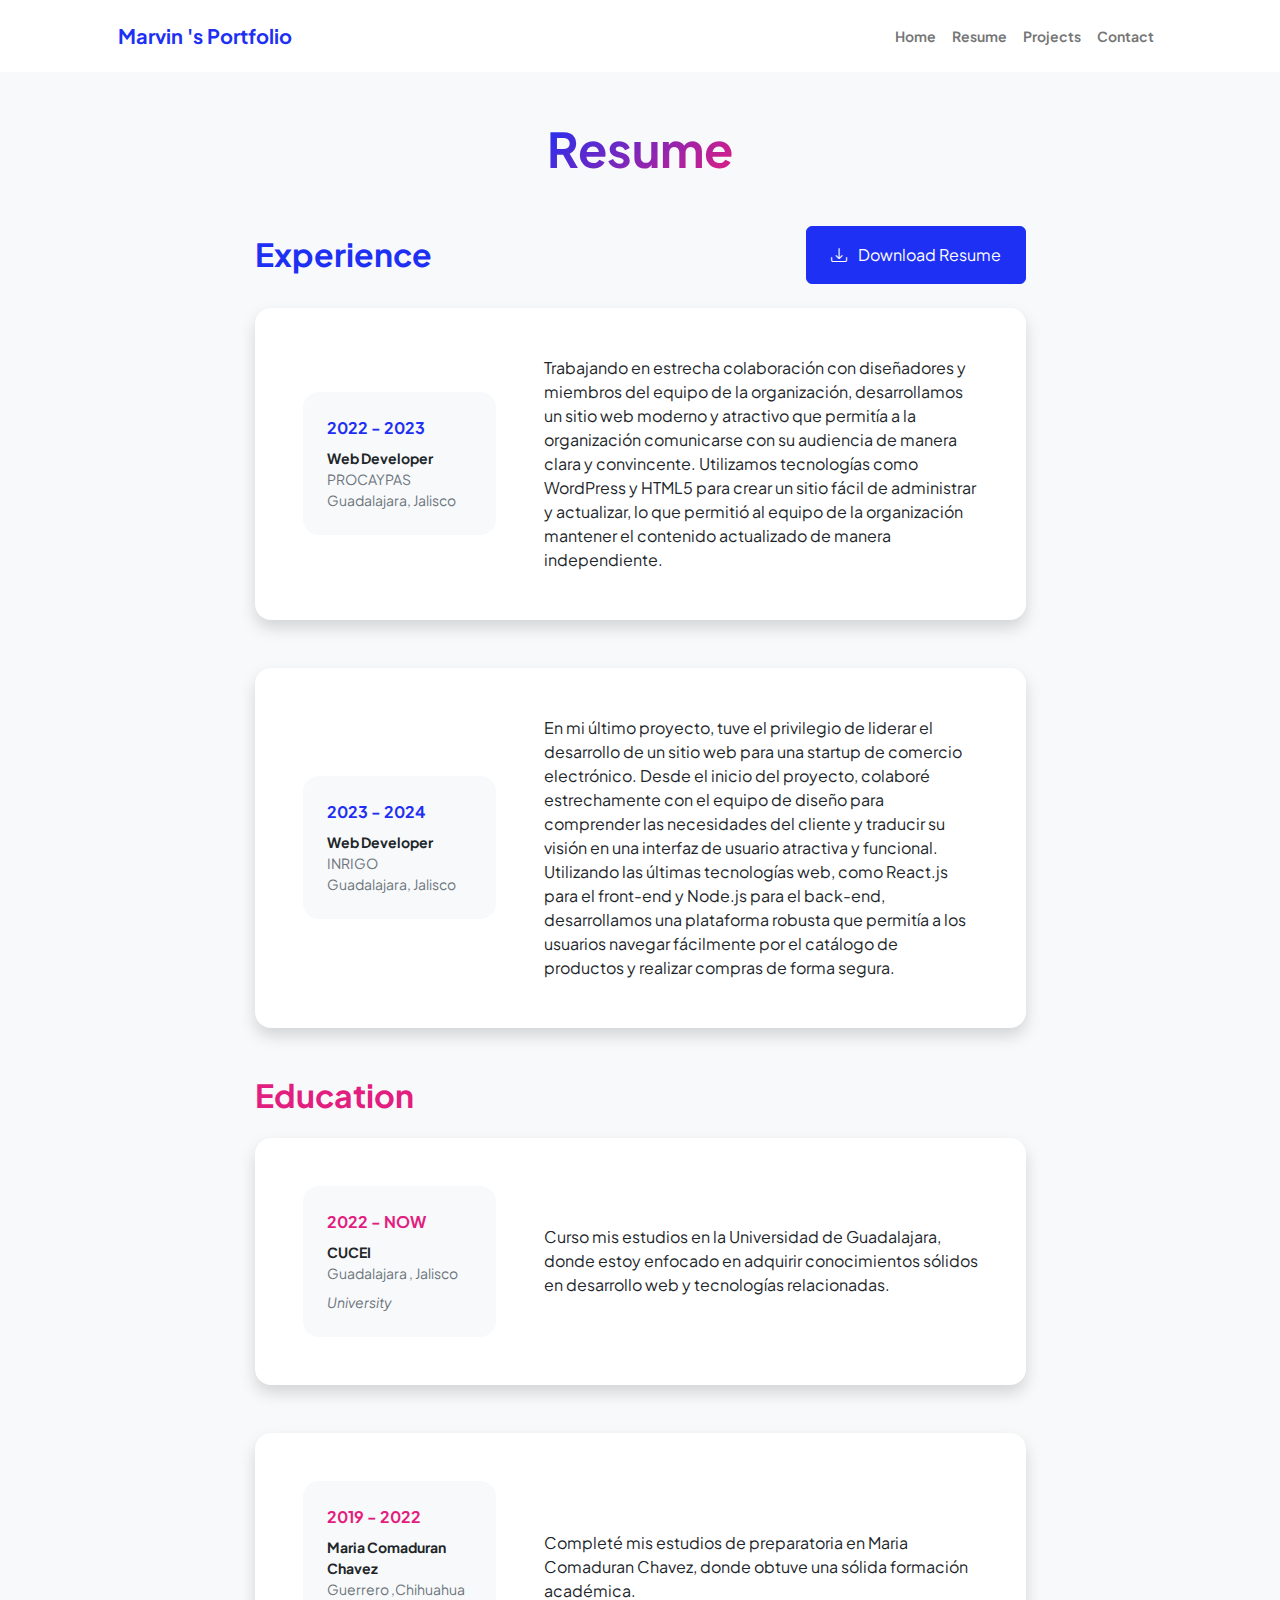
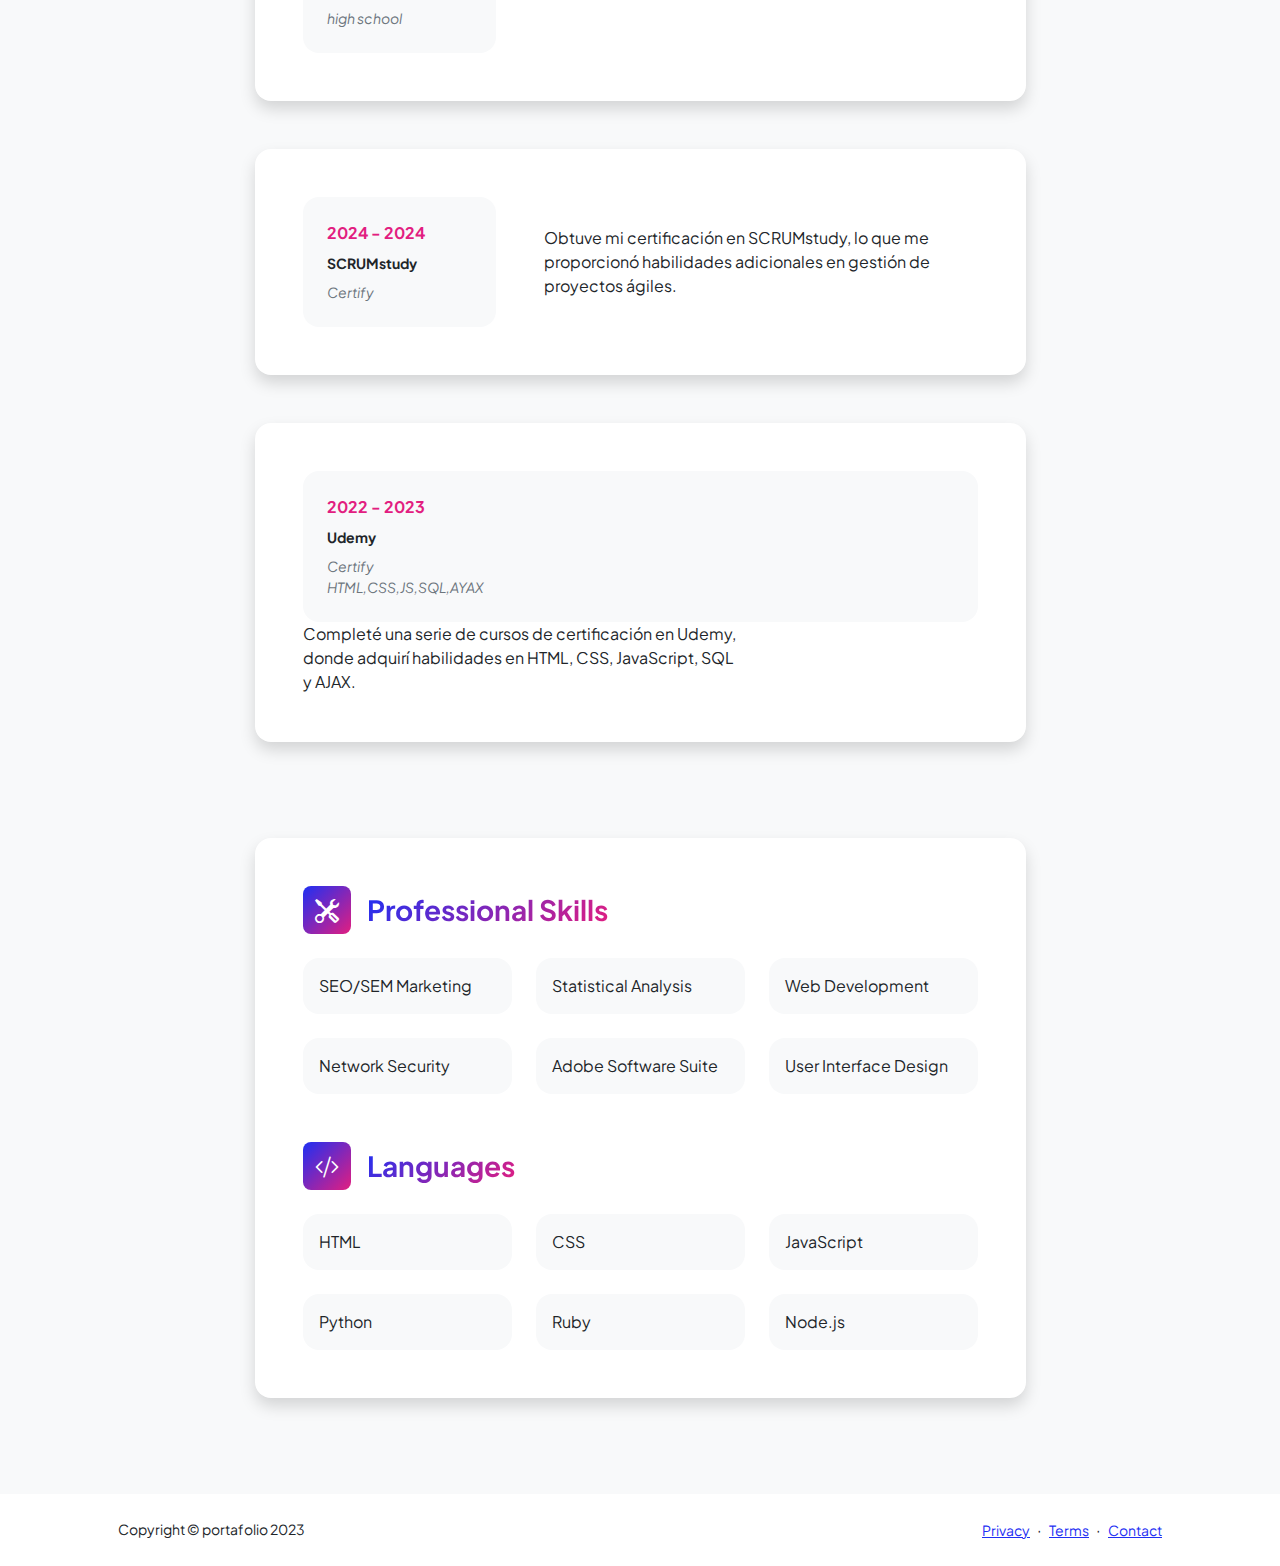
<file: resume.html>
<!DOCTYPE html>
<html lang="en">
    <head>
        <meta charset="utf-8" />
        <meta name="viewport" content="width=device-width, initial-scale=1, shrink-to-fit=no" />
        <meta name="description" content="" />
        <meta name="author" content="" />
        <title>Marvin 's Portfolio - Contact</title>
        <!-- Favicon-->
        <link rel="icon" type="image/x-icon" href="assets/favicon.ico" />
        <!-- Custom Google font-->
        <link rel="preconnect" href="https://fonts.googleapis.com" />
        <link rel="preconnect" href="https://fonts.gstatic.com" crossorigin />
        <link href="https://fonts.googleapis.com/css2?family=Plus+Jakarta+Sans:wght@100;200;300;400;500;600;700;800;900&amp;display=swap" rel="stylesheet" />
        <!-- Bootstrap icons-->
        <link href="https://cdn.jsdelivr.net/npm/bootstrap-icons@1.8.1/font/bootstrap-icons.css" rel="stylesheet" />
        <!-- Core theme CSS (includes Bootstrap)-->
        <link href="css/styles.css" rel="stylesheet" />
    </head>
    <body class="d-flex flex-column h-100 bg-light">
        <main class="flex-shrink-0">
            <!-- Navigation-->
            <nav class="navbar navbar-expand-lg navbar-light bg-white py-3">
                <div class="container px-5">
                    <a class="navbar-brand" href="index.html"><span class="fw-bolder text-primary">Marvin 's Portfolio</span></a>
                    <button class="navbar-toggler" type="button" data-bs-toggle="collapse" data-bs-target="#navbarSupportedContent" aria-controls="navbarSupportedContent" aria-expanded="false" aria-label="Toggle navigation"><span class="navbar-toggler-icon"></span></button>
                    <div class="collapse navbar-collapse" id="navbarSupportedContent">
                        <ul class="navbar-nav ms-auto mb-2 mb-lg-0 small fw-bolder">
                            <li class="nav-item"><a class="nav-link" href="index.html">Home</a></li>
                            <li class="nav-item"><a class="nav-link" href="resume.html">Resume</a></li>
                            <li class="nav-item"><a class="nav-link" href="projects.html">Projects</a></li>
                            <li class="nav-item"><a class="nav-link" href="contact.html">Contact</a></li>
                        </ul>
                    </div>
                </div>
            </nav>
            <!-- Page Content-->
            <div class="container px-5 my-5">
                <div class="text-center mb-5">
                    <h1 class="display-5 fw-bolder mb-0"><span class="text-gradient d-inline">Resume</span></h1>
                </div>
                <div class="row gx-5 justify-content-center">
                    <div class="col-lg-11 col-xl-9 col-xxl-8">
                        <!-- Experience Section-->
                        <section>
                            <div class="d-flex align-items-center justify-content-between mb-4">
                                <h2 class="text-primary fw-bolder mb-0">Experience</h2>
                                <!-- Download resume button-->
                                <!-- Note: Set the link href target to a PDF file within your project-->
                                <a class="btn btn-primary px-4 py-3" href="/assets/marvin lujan.pdf">
                                    <div class="d-inline-block bi bi-download me-2"></div>
                                    Download Resume
                                </a>

                            </div>
                            <!-- Experience Card 1-->
                            <div class="card shadow border-0 rounded-4 mb-5">
                                <div class="card-body p-5">
                                    <div class="row align-items-center gx-5">
                                        <div class="col text-center text-lg-start mb-4 mb-lg-0">
                                            <div class="bg-light p-4 rounded-4">
                                                <div class="text-primary fw-bolder mb-2">2022 - 2023</div>
                                                <div class="small fw-bolder">Web Developer</div>
                                                <div class="small text-muted">PROCAYPAS</div>
                                                <div class="small text-muted">Guadalajara, Jalisco</div>
                                            </div>
                                        </div>
                                        <div class="col-lg-8"><div>Trabajando en estrecha colaboración con diseñadores y miembros del equipo de la organización, desarrollamos un sitio web moderno y atractivo que permitía a la organización comunicarse con su audiencia de manera clara y convincente. Utilizamos tecnologías como WordPress y HTML5 para crear un sitio fácil de administrar y actualizar, lo que permitió al equipo de la organización mantener el contenido actualizado de manera independiente.</div></div>
                                    </div>
                                </div>
                            </div>
                            <!-- Experience Card 2-->
                            <div class="card shadow border-0 rounded-4 mb-5">
                                <div class="card-body p-5">
                                    <div class="row align-items-center gx-5">
                                        <div class="col text-center text-lg-start mb-4 mb-lg-0">
                                            <div class="bg-light p-4 rounded-4">
                                                <div class="text-primary fw-bolder mb-2">2023 - 2024</div>
                                                <div class="small fw-bolder">Web Developer</div>
                                                <div class="small text-muted">INRIGO</div>
                                                <div class="small text-muted">Guadalajara, Jalisco</div>
                                            </div>
                                        </div>
                                        <div class="col-lg-8"><div>En mi último proyecto, tuve el privilegio de liderar el desarrollo de un sitio web para una startup de comercio electrónico. Desde el inicio del proyecto, colaboré estrechamente con el equipo de diseño para comprender las necesidades del cliente y traducir su visión en una interfaz de usuario atractiva y funcional. Utilizando las últimas tecnologías web, como React.js para el front-end y Node.js para el back-end, desarrollamos una plataforma robusta que permitía a los usuarios navegar fácilmente por el catálogo de productos y realizar compras de forma segura.</div></div>
                                    </div>
                                </div>
                            </div>
                        </section>
                        <!-- Education Section-->
                        <section>
                            <h2 class="text-secondary fw-bolder mb-4">Education</h2>
                            <div class="card shadow border-0 rounded-4 mb-5">
                                <div class="card-body p-5">
                                    <div class="row align-items-center gx-5">
                                        <div class="col text-center text-lg-start mb-4 mb-lg-0">
                                            <div class="bg-light p-4 rounded-4">
                                                <div class="text-secondary fw-bolder mb-2">2022 - NOW</div>
                                                <div class="mb-2">
                                                    <div class="small fw-bolder">CUCEI</div>
                                                    <div class="small text-muted">Guadalajara , Jalisco</div>
                                                </div>
                                                <div class="fst-italic">
                                                    <div class="small text-muted">University</div>
                                                </div>
                                            </div>
                                        </div>
                                        <div class="col-lg-8"><div>Curso mis estudios en la Universidad de Guadalajara, donde estoy enfocado en adquirir conocimientos sólidos en desarrollo web y tecnologías relacionadas.</div></div>
                                    </div>
                                </div>
                            </div>
                            <!-- Education Card 1-->
                            <div class="card shadow border-0 rounded-4 mb-5">
                                <div class="card-body p-5">
                                    <div class="row align-items-center gx-5">
                                        <div class="col text-center text-lg-start mb-4 mb-lg-0">
                                            <div class="bg-light p-4 rounded-4">
                                                <div class="text-secondary fw-bolder mb-2">2019 - 2022</div>
                                                <div class="mb-2">
                                                    <div class="small fw-bolder">Maria Comaduran Chavez</div>
                                                    <div class="small text-muted">Guerrero ,Chihuahua</div>
                                                </div>
                                                <div class="fst-italic">
                                                    <div class="small text-muted">high school</div>
                                                </div>
                                            </div>
                                        </div>
                                        <div class="col-lg-8"><div>Completé mis estudios de preparatoria en Maria Comaduran Chavez, donde obtuve una sólida formación académica.</div></div>
                                    </div>
                                </div>
                            </div>
                            <!-- Education Card 2-->
                            <div class="card shadow border-0 rounded-4 mb-5">
                                <div class="card-body p-5">
                                    <div class="row align-items-center gx-5">
                                        <div class="col text-center text-lg-start mb-4 mb-lg-0">
                                            <div class="bg-light p-4 rounded-4">
                                                <div class="text-secondary fw-bolder mb-2">2024 - 2024</div>
                                                <div class="mb-2">
                                                    <div class="small fw-bolder">SCRUMstudy</div>
                                                </div>
                                                <div class="fst-italic">
                                                    <div class="small text-muted">Certify</div>
                                                </div>
                                            </div>
                                        </div>
                                        <div class="col-lg-8"><div>Obtuve mi certificación en SCRUMstudy, lo que me proporcionó habilidades adicionales en gestión de proyectos ágiles.</div></div>
                                    </div>
                                </div>
                            </div>
                            <div class="card shadow border-0 rounded-4 mb-5">
                                <div class="card-body p-5">
                                    <div class="row align-items-center gx-5">
                                        <div class="col text-center text-lg-start mb-4 mb-lg-0">
                                            <div class="bg-light p-4 rounded-4">
                                                <div class="text-secondary fw-bolder mb-2">2022 - 2023</div>
                                                <div class="mb-2">
                                                    <div class="small fw-bolder">Udemy</div>
                                                </div>
                                                <div class="fst-italic">
                                                    <div class="small text-muted">Certify</div>
                                                    <div class="small text-muted">HTML,CSS,JS,SQL,AYAX</div>
                                                </div>
                                            </div>
                                        </div>
                                        <div class="col-lg-8"><div>Completé una serie de cursos de certificación en Udemy, donde adquirí habilidades en HTML, CSS, JavaScript, SQL y AJAX.</div></div>
                                    </div>
                                </div>
                            </div>
                        </section>
                        <!-- Divider-->
                        <div class="pb-5"></div>
                        <!-- Skills Section-->
                        <section>
                            <!-- Skillset Card-->
                            <div class="card shadow border-0 rounded-4 mb-5">
                                <div class="card-body p-5">
                                    <!-- Professional skills list-->
                                    <div class="mb-5">
                                        <div class="d-flex align-items-center mb-4">
                                            <div class="feature bg-primary bg-gradient-primary-to-secondary text-white rounded-3 me-3"><i class="bi bi-tools"></i></div>
                                            <h3 class="fw-bolder mb-0"><span class="text-gradient d-inline">Professional Skills</span></h3>
                                        </div>
                                        <div class="row row-cols-1 row-cols-md-3 mb-4">
                                            <div class="col mb-4 mb-md-0"><div class="d-flex align-items-center bg-light rounded-4 p-3 h-100">SEO/SEM Marketing</div></div>
                                            <div class="col mb-4 mb-md-0"><div class="d-flex align-items-center bg-light rounded-4 p-3 h-100">Statistical Analysis</div></div>
                                            <div class="col"><div class="d-flex align-items-center bg-light rounded-4 p-3 h-100">Web Development</div></div>
                                        </div>
                                        <div class="row row-cols-1 row-cols-md-3">
                                            <div class="col mb-4 mb-md-0"><div class="d-flex align-items-center bg-light rounded-4 p-3 h-100">Network Security</div></div>
                                            <div class="col mb-4 mb-md-0"><div class="d-flex align-items-center bg-light rounded-4 p-3 h-100">Adobe Software Suite</div></div>
                                            <div class="col"><div class="d-flex align-items-center bg-light rounded-4 p-3 h-100">User Interface Design</div></div>
                                        </div>
                                    </div>
                                    <!-- Languages list-->
                                    <div class="mb-0">
                                        <div class="d-flex align-items-center mb-4">
                                            <div class="feature bg-primary bg-gradient-primary-to-secondary text-white rounded-3 me-3"><i class="bi bi-code-slash"></i></div>
                                            <h3 class="fw-bolder mb-0"><span class="text-gradient d-inline">Languages</span></h3>
                                        </div>
                                        <div class="row row-cols-1 row-cols-md-3 mb-4">
                                            <div class="col mb-4 mb-md-0"><div class="d-flex align-items-center bg-light rounded-4 p-3 h-100">HTML</div></div>
                                            <div class="col mb-4 mb-md-0"><div class="d-flex align-items-center bg-light rounded-4 p-3 h-100">CSS</div></div>
                                            <div class="col"><div class="d-flex align-items-center bg-light rounded-4 p-3 h-100">JavaScript</div></div>
                                        </div>
                                        <div class="row row-cols-1 row-cols-md-3">
                                            <div class="col mb-4 mb-md-0"><div class="d-flex align-items-center bg-light rounded-4 p-3 h-100">Python</div></div>
                                            <div class="col mb-4 mb-md-0"><div class="d-flex align-items-center bg-light rounded-4 p-3 h-100">Ruby</div></div>
                                            <div class="col"><div class="d-flex align-items-center bg-light rounded-4 p-3 h-100">Node.js</div></div>
                                        </div>
                                    </div>
                                </div>
                            </div>
                        </section>
                    </div>
                </div>
            </div>
        </main>
        <!-- Footer-->
        <footer class="bg-white py-4 mt-auto">
            <div class="container px-5">
                <div class="row align-items-center justify-content-between flex-column flex-sm-row">
                    <div class="col-auto"><div class="small m-0">Copyright &copy; portafolio 2023</div></div>
                    <div class="col-auto">
                        <a class="small" href="#!">Privacy</a>
                        <span class="mx-1">&middot;</span>
                        <a class="small" href="#!">Terms</a>
                        <span class="mx-1">&middot;</span>
                        <a class="small" href="#!">Contact</a>
                    </div>
                </div>
            </div>
        </footer>
        <!-- Bootstrap core JS-->
        <script src="https://cdn.jsdelivr.net/npm/bootstrap@5.2.3/dist/js/bootstrap.bundle.min.js"></script>
        <!-- Core theme JS-->
        <script src="js/scripts.js"></script>
    </body>
</html>
</file>
